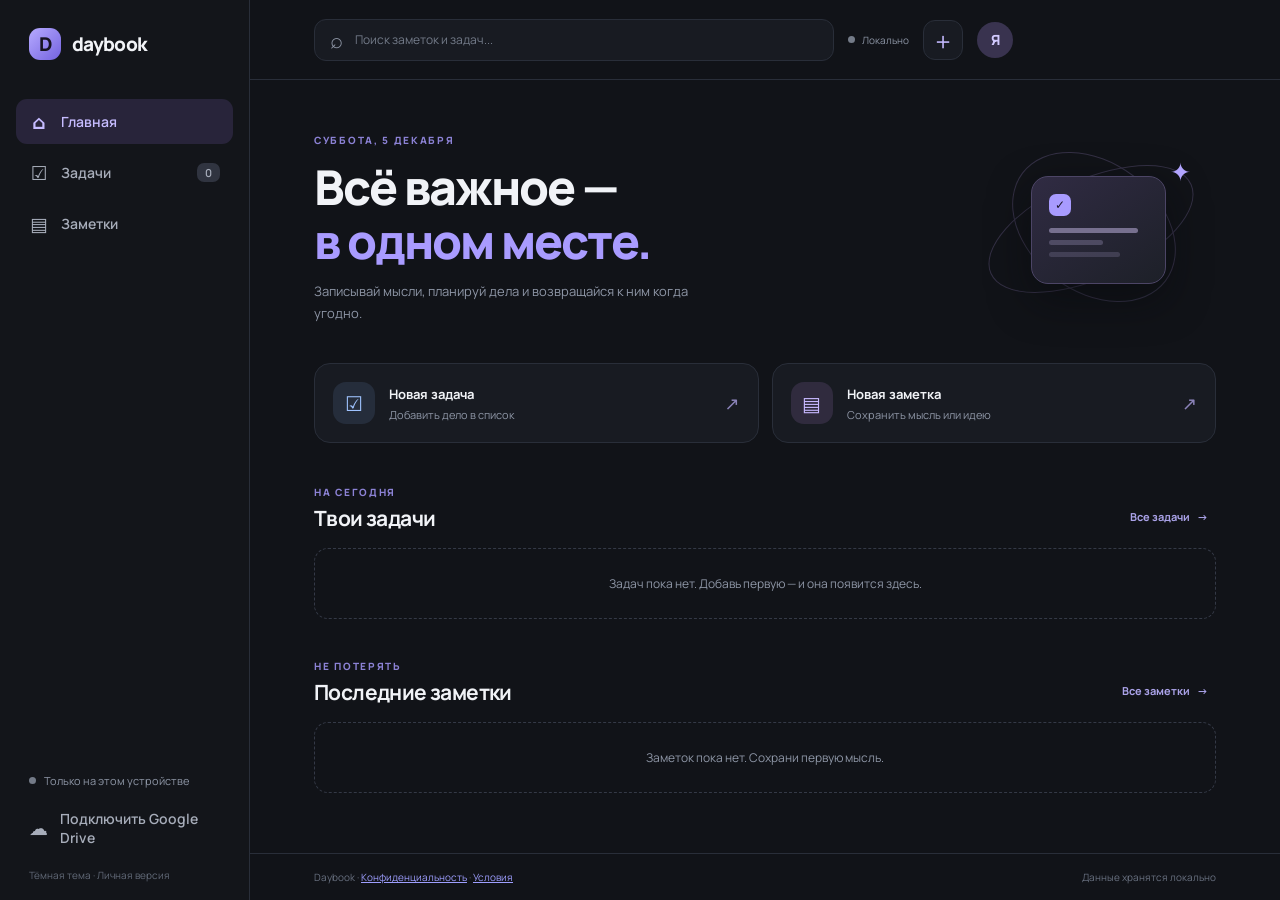
<file: index.html>
<!doctype html>
<html lang="ru">
<head>
  <meta charset="utf-8">
  <meta name="viewport" content="width=device-width, initial-scale=1">
  <meta name="theme-color" content="#111318">
  <meta name="description" content="Daybook — заметки и задачи в одном месте">
  <link rel="manifest" href="./manifest.json">
  <link rel="icon" href="./icon.svg" type="image/svg+xml">
  <link rel="stylesheet" href="./style.css">
  <title>Daybook</title>
</head>
<body>
  <div class="app-shell">
    <aside class="sidebar">
      <div class="brand"><div class="brand-mark">D</div><span>daybook</span></div>
      <button class="nav-item active" data-view="home"><span class="nav-icon">⌂</span>Главная</button>
      <button class="nav-item" data-view="tasks"><span class="nav-icon">☑</span>Задачи <span class="nav-count" id="taskCount">0</span></button>
      <button class="nav-item" data-view="notes"><span class="nav-icon">▤</span>Заметки</button>
      <div class="sidebar-bottom">
        <div class="sync-status" id="syncStatus"><span class="status-dot"></span><span>Только на этом устройстве</span></div>
        <button class="nav-item" id="driveButton"><span class="nav-icon">☁</span>Подключить Google Drive</button>
        <div class="sidebar-foot">Тёмная тема · Личная версия</div>
      </div>
    </aside>
    <main class="main">
      <header class="topbar">
        <button class="home-top-button" data-view="home" aria-label="На главную">⌂</button><div class="mobile-brand"><div class="brand-mark">D</div><span>daybook</span></div>
        <div class="search-wrap"><span>⌕</span><input id="searchInput" type="search" placeholder="Поиск заметок и задач..." aria-label="Поиск"></div>
        <div class="top-sync" id="topSyncStatus"><span class="status-dot"></span><span>Локально</span></div>
        <button class="drive-top-button" id="driveButtonTop" title="Google Drive">☁ <span>Drive</span></button>
        <button class="icon-button" id="newNoteTop" title="Новая заметка">＋</button>
        <button class="avatar" title="Личный профиль">Я</button>
      </header>
      <section class="content" id="content">
        <div class="welcome">
          <div><div class="eyebrow" id="dateLabel">ТВОЙ ДЕНЬ</div><h1>Всё важное —<br><span>в одном месте.</span></h1><p class="welcome-copy">Записывай мысли, планируй дела и возвращайся к ним когда угодно.</p></div>
          <div class="welcome-art"><div class="art-orbit orbit-one"></div><div class="art-orbit orbit-two"></div><div class="art-card"><span class="art-check">✓</span><span class="art-line long"></span><span class="art-line short"></span><span class="art-line medium"></span></div><div class="art-note">✦</div></div>
        </div>
        <div class="quick-actions">
          <button class="quick-card" id="quickTask"><span class="quick-icon task-icon">☑</span><span><b>Новая задача</b><small>Добавить дело в список</small></span><span class="arrow">↗</span></button>
          <button class="quick-card" id="quickNote"><span class="quick-icon note-icon">▤</span><span><b>Новая заметка</b><small>Сохранить мысль или идею</small></span><span class="arrow">↗</span></button>
        </div>
        <div class="section-heading"><div><div class="eyebrow">НА СЕГОДНЯ</div><h2>Твои задачи</h2></div><button class="text-button" data-view="tasks">Все задачи <span>→</span></button></div>
        <div class="task-list" id="homeTasks"></div>
        <div class="section-heading notes-heading"><div><div class="eyebrow">НЕ ПОТЕРЯТЬ</div><h2>Последние заметки</h2></div><button class="text-button" data-view="notes">Все заметки <span>→</span></button></div>
        <div class="notes-grid" id="homeNotes"></div>
      </section>
      <footer class="footer"><span>Daybook · <a href="./privacy.html">Конфиденциальность</a> · <a href="./terms.html">Условия</a></span><span id="footerSync">Данные хранятся локально</span></footer>
    </main>
  </div>
  <nav class="mobile-nav">
    <button class="active" data-view="home"><span>⌂</span>Главная</button>
    <button data-view="tasks"><span>☑</span>Задачи</button>
    <button data-view="notes"><span>▤</span>Заметки</button>
  </nav>
  <dialog id="editorDialog">
    <form method="dialog" id="editorForm">
      <div class="dialog-head"><div><div class="eyebrow" id="editorEyebrow">НОВАЯ ЗАПИСЬ</div><h2 id="editorTitle">Новая заметка</h2></div><button type="button" class="icon-button" id="closeDialog">×</button></div>
      <input type="hidden" id="entryId">
      <input id="entryTitle" class="title-input" placeholder="Название" maxlength="120" autocomplete="off">
      <textarea id="entryBody" placeholder="Начни записывать..." rows="7"></textarea>
      <div class="task-fields" id="taskFields">
        <label>Срок <input type="date" id="entryDue"></label>
        <label>Приоритет <select id="entryPriority"><option value="normal">Обычный</option><option value="high">Высокий</option><option value="low">Низкий</option></select></label>
      </div>
      <div class="dialog-actions"><button type="button" class="danger-button hidden" id="deleteEntry">Удалить</button><span class="spacer"></span><button type="button" class="secondary-button" id="cancelDialog">Отмена</button><button type="submit" class="primary-button">Сохранить</button></div>
    </form>
  </dialog>
  <div class="toast" id="toast" role="status"></div>
  <script src="https://accounts.google.com/gsi/client" async defer></script>
  <script src="./app.js"></script>
</body>
</html>
</file>
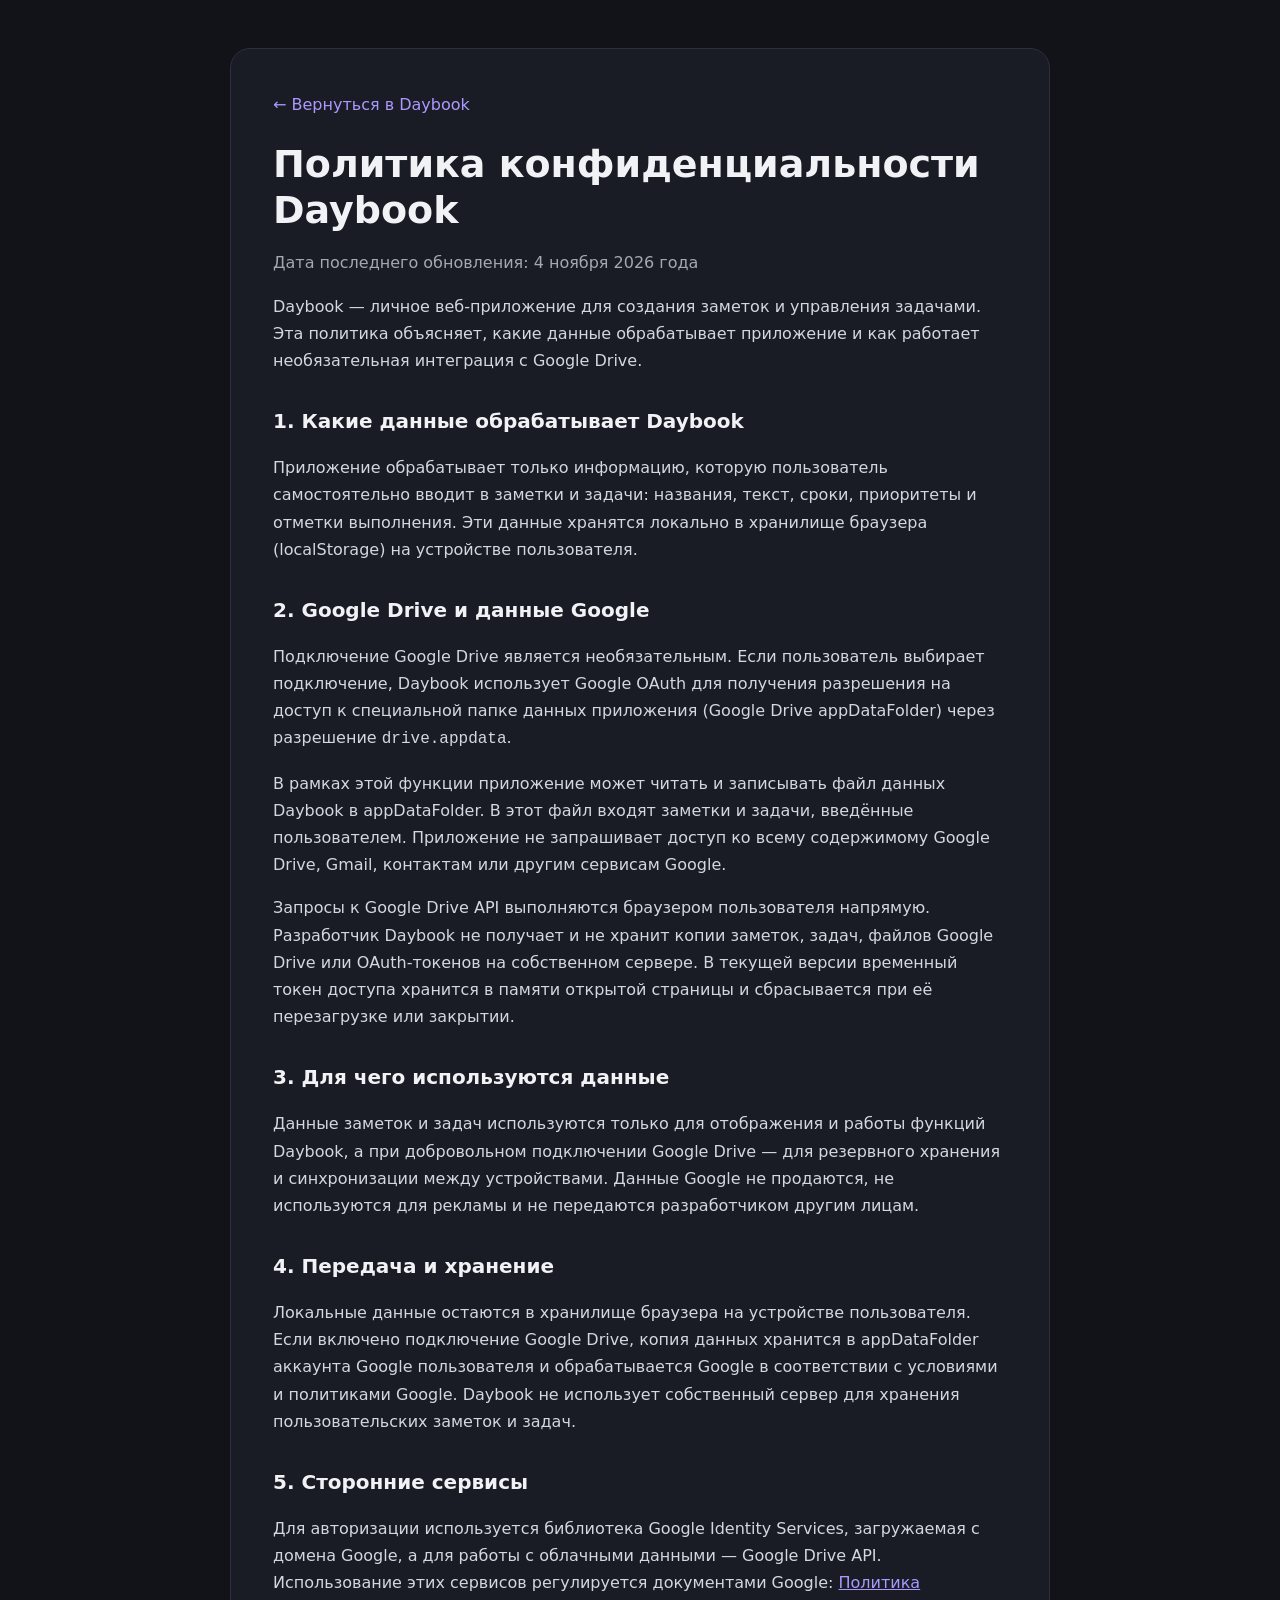
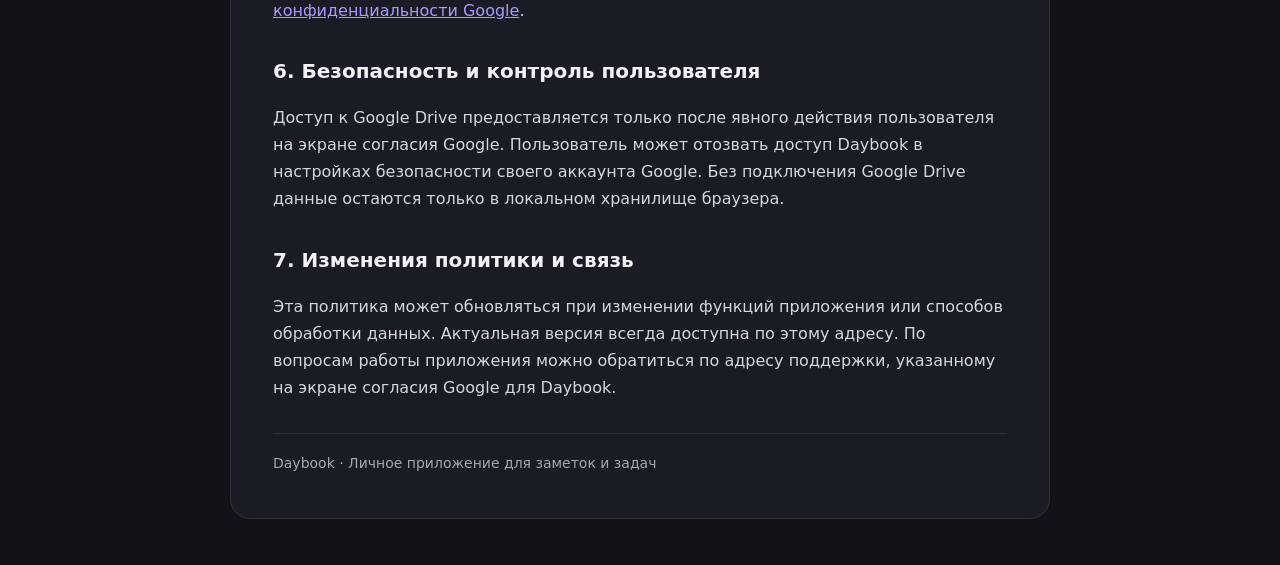
<file: privacy.html>
<!doctype html>
<html lang="ru">
<head>
  <meta charset="utf-8">
  <meta name="viewport" content="width=device-width, initial-scale=1">
  <meta name="theme-color" content="#111318">
  <meta name="description" content="Политика конфиденциальности Daybook">
  <title>Политика конфиденциальности — Daybook</title>
  <style>
    :root{color-scheme:dark;--bg:#111318;--panel:#191c24;--text:#f1f2f5;--muted:#a3a8b5;--line:#2b303b;--accent:#a99aff}
    *{box-sizing:border-box}body{margin:0;background:var(--bg);color:var(--text);font:16px/1.7 system-ui,-apple-system,Segoe UI,sans-serif}
    main{width:min(820px,calc(100% - 32px));margin:48px auto;padding:clamp(22px,5vw,42px);background:var(--panel);border:1px solid var(--line);border-radius:20px}
    a{color:var(--accent)}h1{font-size:clamp(28px,5vw,38px);line-height:1.2;margin:0 0 8px}h2{font-size:20px;margin:30px 0 8px}
    p,li{color:#d4d7df}.muted,small{color:var(--muted)}.back{display:inline-block;margin-bottom:24px;text-decoration:none}
    ul{padding-left:22px}footer{border-top:1px solid var(--line);margin-top:32px;padding-top:18px;color:var(--muted);font-size:14px}
  </style>
</head>
<body>
<main>
  <a class="back" href="./">← Вернуться в Daybook</a>
  <h1>Политика конфиденциальности Daybook</h1>
  <p class="muted">Дата последнего обновления: 4 ноября 2026 года</p>

  <p>Daybook — личное веб-приложение для создания заметок и управления задачами. Эта политика объясняет, какие данные обрабатывает приложение и как работает необязательная интеграция с Google Drive.</p>

  <h2>1. Какие данные обрабатывает Daybook</h2>
  <p>Приложение обрабатывает только информацию, которую пользователь самостоятельно вводит в заметки и задачи: названия, текст, сроки, приоритеты и отметки выполнения. Эти данные хранятся локально в хранилище браузера (localStorage) на устройстве пользователя.</p>

  <h2>2. Google Drive и данные Google</h2>
  <p>Подключение Google Drive является необязательным. Если пользователь выбирает подключение, Daybook использует Google OAuth для получения разрешения на доступ к специальной папке данных приложения (Google Drive appDataFolder) через разрешение <code>drive.appdata</code>.</p>
  <p>В рамках этой функции приложение может читать и записывать файл данных Daybook в appDataFolder. В этот файл входят заметки и задачи, введённые пользователем. Приложение не запрашивает доступ ко всему содержимому Google Drive, Gmail, контактам или другим сервисам Google.</p>
  <p>Запросы к Google Drive API выполняются браузером пользователя напрямую. Разработчик Daybook не получает и не хранит копии заметок, задач, файлов Google Drive или OAuth-токенов на собственном сервере. В текущей версии временный токен доступа хранится в памяти открытой страницы и сбрасывается при её перезагрузке или закрытии.</p>

  <h2>3. Для чего используются данные</h2>
  <p>Данные заметок и задач используются только для отображения и работы функций Daybook, а при добровольном подключении Google Drive — для резервного хранения и синхронизации между устройствами. Данные Google не продаются, не используются для рекламы и не передаются разработчиком другим лицам.</p>

  <h2>4. Передача и хранение</h2>
  <p>Локальные данные остаются в хранилище браузера на устройстве пользователя. Если включено подключение Google Drive, копия данных хранится в appDataFolder аккаунта Google пользователя и обрабатывается Google в соответствии с условиями и политиками Google. Daybook не использует собственный сервер для хранения пользовательских заметок и задач.</p>

  <h2>5. Сторонние сервисы</h2>
  <p>Для авторизации используется библиотека Google Identity Services, загружаемая с домена Google, а для работы с облачными данными — Google Drive API. Использование этих сервисов регулируется документами Google: <a href="https://policies.google.com/privacy" target="_blank" rel="noopener noreferrer">Политика конфиденциальности Google</a>.</p>

  <h2>6. Безопасность и контроль пользователя</h2>
  <p>Доступ к Google Drive предоставляется только после явного действия пользователя на экране согласия Google. Пользователь может отозвать доступ Daybook в настройках безопасности своего аккаунта Google. Без подключения Google Drive данные остаются только в локальном хранилище браузера.</p>

  <h2>7. Изменения политики и связь</h2>
  <p>Эта политика может обновляться при изменении функций приложения или способов обработки данных. Актуальная версия всегда доступна по этому адресу. По вопросам работы приложения можно обратиться по адресу поддержки, указанному на экране согласия Google для Daybook.</p>

  <footer>Daybook · Личное приложение для заметок и задач</footer>
</main>
</body>
</html>
</file>
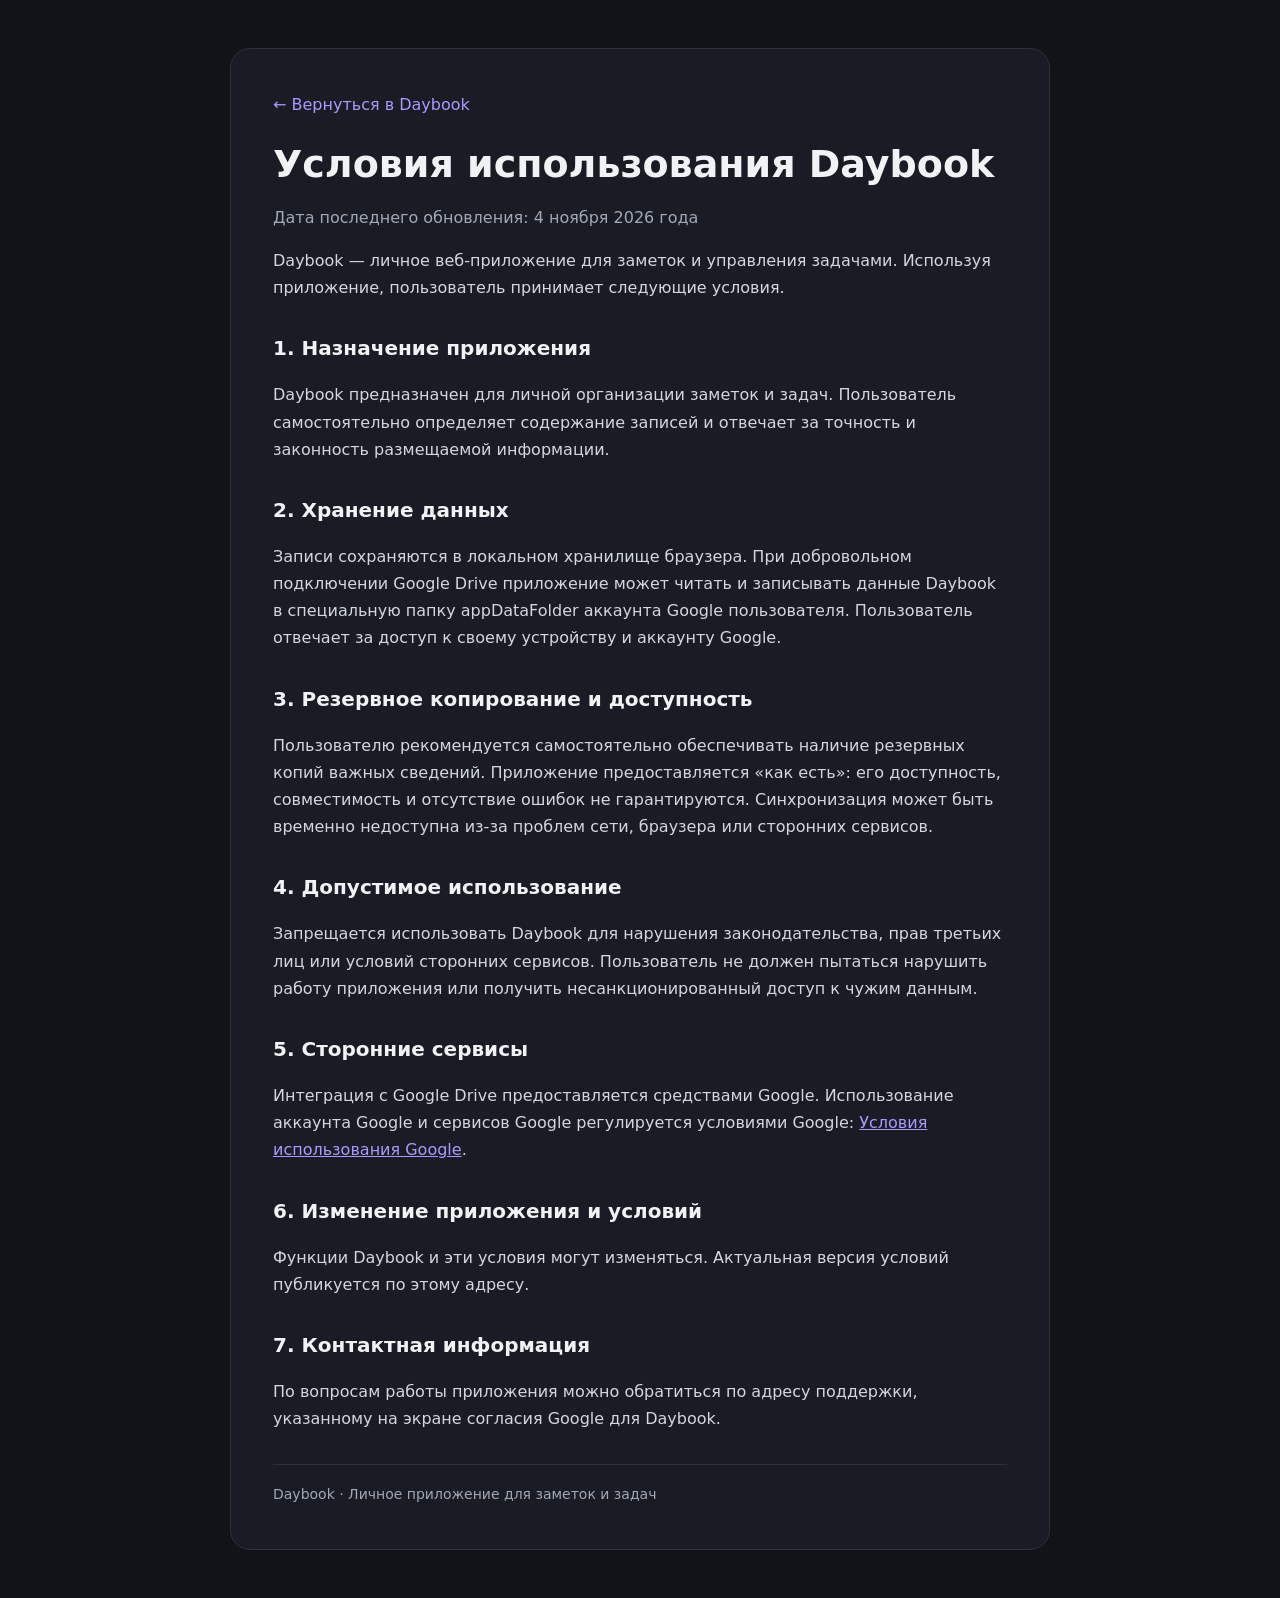
<file: terms.html>
<!doctype html>
<html lang="ru">
<head>
  <meta charset="utf-8">
  <meta name="viewport" content="width=device-width, initial-scale=1">
  <meta name="theme-color" content="#111318">
  <meta name="description" content="Условия использования Daybook">
  <title>Условия использования — Daybook</title>
  <style>
    :root{color-scheme:dark;--bg:#111318;--panel:#191c24;--text:#f1f2f5;--muted:#a3a8b5;--line:#2b303b;--accent:#a99aff}
    *{box-sizing:border-box}body{margin:0;background:var(--bg);color:var(--text);font:16px/1.7 system-ui,-apple-system,Segoe UI,sans-serif}
    main{width:min(820px,calc(100% - 32px));margin:48px auto;padding:clamp(22px,5vw,42px);background:var(--panel);border:1px solid var(--line);border-radius:20px}
    a{color:var(--accent)}h1{font-size:clamp(28px,5vw,38px);line-height:1.2;margin:0 0 8px}h2{font-size:20px;margin:30px 0 8px}
    p,li{color:#d4d7df}.muted,small{color:var(--muted)}.back{display:inline-block;margin-bottom:24px;text-decoration:none}
    ul{padding-left:22px}footer{border-top:1px solid var(--line);margin-top:32px;padding-top:18px;color:var(--muted);font-size:14px}
  </style>
</head>
<body>
<main>
  <a class="back" href="./">← Вернуться в Daybook</a>
  <h1>Условия использования Daybook</h1>
  <p class="muted">Дата последнего обновления: 4 ноября 2026 года</p>

  <p>Daybook — личное веб-приложение для заметок и управления задачами. Используя приложение, пользователь принимает следующие условия.</p>

  <h2>1. Назначение приложения</h2>
  <p>Daybook предназначен для личной организации заметок и задач. Пользователь самостоятельно определяет содержание записей и отвечает за точность и законность размещаемой информации.</p>

  <h2>2. Хранение данных</h2>
  <p>Записи сохраняются в локальном хранилище браузера. При добровольном подключении Google Drive приложение может читать и записывать данные Daybook в специальную папку appDataFolder аккаунта Google пользователя. Пользователь отвечает за доступ к своему устройству и аккаунту Google.</p>

  <h2>3. Резервное копирование и доступность</h2>
  <p>Пользователю рекомендуется самостоятельно обеспечивать наличие резервных копий важных сведений. Приложение предоставляется «как есть»: его доступность, совместимость и отсутствие ошибок не гарантируются. Синхронизация может быть временно недоступна из-за проблем сети, браузера или сторонних сервисов.</p>

  <h2>4. Допустимое использование</h2>
  <p>Запрещается использовать Daybook для нарушения законодательства, прав третьих лиц или условий сторонних сервисов. Пользователь не должен пытаться нарушить работу приложения или получить несанкционированный доступ к чужим данным.</p>

  <h2>5. Сторонние сервисы</h2>
  <p>Интеграция с Google Drive предоставляется средствами Google. Использование аккаунта Google и сервисов Google регулируется условиями Google: <a href="https://policies.google.com/terms" target="_blank" rel="noopener noreferrer">Условия использования Google</a>.</p>

  <h2>6. Изменение приложения и условий</h2>
  <p>Функции Daybook и эти условия могут изменяться. Актуальная версия условий публикуется по этому адресу.</p>

  <h2>7. Контактная информация</h2>
  <p>По вопросам работы приложения можно обратиться по адресу поддержки, указанному на экране согласия Google для Daybook.</p>

  <footer>Daybook · Личное приложение для заметок и задач</footer>
</main>
</body>
</html>
</file>
<file: style.css>
@import url('https://fonts.googleapis.com/css2?family=Manrope:wght@400;500;600;700;800&display=swap');
:root{color-scheme:dark;--bg:#111318;--panel:#181b22;--panel2:#1d212a;--line:#292e39;--text:#f1f3f7;--muted:#8e96a6;--accent:#a99bff;--accent2:#7765e8;--green:#85d8b0;--red:#f28b91;--radius:18px}
*{box-sizing:border-box}body{margin:0;background:var(--bg);color:var(--text);font-family:Manrope,system-ui,sans-serif;font-size:14px}button,input,textarea,select{font:inherit}button{cursor:pointer;color:inherit;border:0}button:focus-visible,input:focus-visible,textarea:focus-visible,select:focus-visible{outline:2px solid var(--accent);outline-offset:2px}
.app-shell{min-height:100vh;display:flex}.sidebar{width:250px;flex-shrink:0;border-right:1px solid var(--line);padding:28px 16px 18px;display:flex;flex-direction:column;background:#13151a}.brand{display:flex;align-items:center;gap:11px;font-size:19px;font-weight:800;letter-spacing:-.7px;padding:0 13px 36px}.brand-mark{width:32px;height:32px;display:grid;place-items:center;border-radius:11px;background:linear-gradient(135deg,#b6aaff,#7463df);color:#171421;font-weight:800}.nav-item{width:100%;height:45px;padding:0 13px;display:flex;align-items:center;gap:12px;border-radius:11px;background:transparent;color:#a7adba;text-align:left;margin:3px 0;font-weight:600}.nav-item:hover{background:#1d2028;color:var(--text)}.nav-item.active{background:#28243a;color:#c6bcff}.nav-icon{width:20px;font-size:19px;text-align:center}.nav-count{margin-left:auto;background:#303440;border-radius:7px;padding:2px 8px;font-size:11px}.sidebar-bottom{margin-top:auto}.sync-status{display:flex;gap:8px;align-items:center;padding:14px 13px;color:var(--muted);font-size:11px}.status-dot{width:7px;height:7px;background:#747b88;border-radius:50%;flex-shrink:0}.status-dot.online{background:var(--green)}.sidebar-foot{padding:15px 13px 0;color:#626a78;font-size:10px}.main{min-width:0;flex:1;display:flex;flex-direction:column}.topbar{height:80px;border-bottom:1px solid var(--line);display:flex;align-items:center;padding:0 clamp(20px,5vw,72px);gap:14px}.search-wrap{height:42px;max-width:520px;flex:1;display:flex;align-items:center;gap:10px;padding:0 15px;background:var(--panel);border:1px solid var(--line);border-radius:12px;color:var(--muted);font-size:22px}.search-wrap input{width:100%;border:0;outline:0;background:transparent;color:var(--text);font-size:12px}.search-wrap input::placeholder{color:#737b89}.icon-button{width:40px;height:40px;display:grid;place-items:center;border:1px solid var(--line);background:var(--panel);border-radius:12px;font-size:24px;color:#c4baff}.avatar{width:36px;height:36px;border-radius:50%;background:#39334f;color:#d2caff;font-weight:800}.mobile-brand{display:none}.content{width:min(100%,1120px);margin:0 auto;padding:40px clamp(20px,5vw,72px) 50px;flex:1}.welcome{display:flex;align-items:center;justify-content:space-between;min-height:235px;gap:20px;padding:12px 0 30px}.eyebrow{font-size:10px;letter-spacing:1.7px;color:#8c82d5;font-weight:800}h1{font-size:clamp(32px,4vw,48px);line-height:1.12;letter-spacing:-2px;margin:13px 0 12px;font-weight:800}h1 span{color:var(--accent)}.welcome-copy{color:var(--muted);font-size:13px;max-width:420px;line-height:1.7;margin:0}.welcome-art{position:relative;width:240px;height:190px;flex-shrink:0}.art-orbit{position:absolute;border:1px solid #343045;border-radius:50%;transform:rotate(-24deg)}.orbit-one{width:220px;height:100px;top:45px;left:5px}.orbit-two{width:180px;height:130px;top:28px;left:28px;transform:rotate(37deg)}.art-card{position:absolute;top:42px;left:55px;width:135px;height:108px;border-radius:17px;background:linear-gradient(145deg,#302b43,#1d2028);border:1px solid #4c4566;box-shadow:0 15px 40px #08090d88;padding:17px}.art-check{width:22px;height:22px;display:grid;place-items:center;background:#a89bff;color:#1b172a;border-radius:7px;font-weight:800;font-size:12px;margin-bottom:12px}.art-line{height:5px;background:#77708f;border-radius:8px;display:block;margin:7px 0}.art-line.long{width:90%}.art-line.short{width:55%;opacity:.5}.art-line.medium{width:72%;opacity:.35}.art-note{position:absolute;top:20px;right:25px;color:#b2a5ff;font-size:25px}.quick-actions{display:grid;grid-template-columns:1fr 1fr;gap:13px;margin:8px 0 42px}.quick-card{display:flex;align-items:center;text-align:left;gap:14px;padding:18px;border-radius:16px;background:var(--panel);border:1px solid var(--line);transition:.15s}.quick-card:hover{border-color:#62588b;transform:translateY(-1px)}.quick-icon{width:42px;height:42px;display:grid;place-items:center;border-radius:13px;font-size:20px}.task-icon{background:#252d3b;color:#9fc3ff}.note-icon{background:#302b3e;color:#c7b8ff}.quick-card b{display:block;font-size:13px}.quick-card small{display:block;color:var(--muted);font-size:11px;margin-top:4px}.arrow{margin-left:auto;color:#8b83b9;font-size:18px}.section-heading{display:flex;align-items:end;justify-content:space-between;margin:0 0 16px}.section-heading h2{font-size:21px;letter-spacing:-.6px;margin:5px 0 0}.text-button{background:transparent;color:#aaa2e8;font-size:11px;font-weight:700;padding:8px}.text-button span{padding-left:5px}.task-list{display:grid;gap:8px}.task-row{display:flex;align-items:center;gap:12px;padding:13px 15px;background:var(--panel);border:1px solid var(--line);border-radius:13px}.task-row:hover{border-color:#3c414e}.task-check{width:19px;height:19px;border-radius:6px;border:1.5px solid #555b69;background:transparent;display:grid;place-items:center;flex-shrink:0}.task-check.checked{background:#8878e7;border-color:#8878e7;color:#111;font-size:12px}.task-title{flex:1;min-width:0;font-size:12px;font-weight:600;overflow-wrap:anywhere}.task-title.done{color:#707887;text-decoration:line-through}.task-meta{color:#818999;font-size:10px;white-space:nowrap}.priority{width:6px;height:6px;border-radius:50%;display:inline-block;margin-right:6px;vertical-align:middle}.priority.high{background:var(--red)}.priority.normal{background:#747c8c}.priority.low{background:var(--green)}.notes-heading{margin-top:40px}.notes-grid{display:grid;grid-template-columns:repeat(3,minmax(0,1fr));gap:12px}.note-card{min-height:140px;padding:17px;border-radius:15px;border:1px solid var(--line);background:var(--panel);text-align:left;display:flex;flex-direction:column;gap:10px;overflow:hidden}.note-card:hover{border-color:#554d78;transform:translateY(-1px)}.note-card h3{margin:0;font-size:13px;overflow-wrap:anywhere}.note-card p{margin:0;color:var(--muted);font-size:11px;line-height:1.6;overflow-wrap:anywhere;display:-webkit-box;-webkit-line-clamp:3;-webkit-box-orient:vertical;overflow:hidden}.note-date{margin-top:auto;color:#727a89;font-size:10px}.empty-state{border:1px dashed #343946;border-radius:14px;padding:26px;color:var(--muted);text-align:center;font-size:12px}.footer{display:flex;justify-content:space-between;padding:16px clamp(20px,5vw,72px);border-top:1px solid var(--line);font-size:10px;color:#697180}.mobile-nav{display:none}
dialog{width:min(540px,calc(100% - 28px));border:1px solid #353a46;border-radius:20px;background:#191c23;color:var(--text);padding:25px;box-shadow:0 25px 100px #0009}dialog::backdrop{background:#07080bcc;backdrop-filter:blur(5px)}.dialog-head{display:flex;justify-content:space-between;align-items:center;margin-bottom:20px}.dialog-head h2{font-size:22px;margin:4px 0}.dialog-head .icon-button{background:#242832}.title-input{width:100%;background:transparent;border:0;border-bottom:1px solid var(--line);padding:12px 0;color:var(--text);font-size:19px;font-weight:700;outline:0;margin-bottom:14px}.title-input::placeholder,textarea::placeholder{color:#666e7c}textarea{width:100%;resize:vertical;min-height:145px;background:#14171d;border:1px solid var(--line);border-radius:12px;padding:14px;color:var(--text);line-height:1.6;font-size:13px}.task-fields{display:flex;gap:14px;margin-top:14px}.task-fields label{flex:1;color:var(--muted);font-size:11px;display:grid;gap:7px}.task-fields input,.task-fields select{background:#14171d;border:1px solid var(--line);border-radius:9px;color:var(--text);padding:10px;width:100%}.dialog-actions{display:flex;align-items:center;gap:8px;margin-top:22px}.spacer{flex:1}.primary-button,.secondary-button,.danger-button{padding:10px 15px;border-radius:10px;font-weight:700;font-size:12px}.primary-button{background:#a99bff;color:#191526}.secondary-button{background:#292d36;color:#c6cbd5}.danger-button{background:#382429;color:#ff9da3}.hidden{display:none!important}.toast{position:fixed;bottom:25px;left:50%;transform:translate(-50%,20px);opacity:0;pointer-events:none;background:#e4ddff;color:#201b31;padding:12px 18px;border-radius:12px;font-size:12px;font-weight:700;transition:.2s;box-shadow:0 10px 35px #0006;z-index:20}.toast.show{opacity:1;transform:translate(-50%,0)}
.view-title{font-size:29px;letter-spacing:-1px;margin:8px 0 22px}.view-toolbar{display:flex;align-items:center;justify-content:space-between;gap:12px;margin-bottom:18px}.filter-tabs{display:flex;gap:5px;padding:4px;background:var(--panel);border-radius:11px}.filter-tabs button{padding:8px 12px;border-radius:8px;background:transparent;color:var(--muted);font-size:11px}.filter-tabs button.active{background:#343047;color:#c9c0ff}.page-list{display:grid;gap:9px}.page-notes{display:grid;grid-template-columns:repeat(3,minmax(0,1fr));gap:12px}
@media(max-width:900px){.sidebar{width:210px}.content{padding-top:30px}.welcome-art{width:180px;transform:scale(.9);transform-origin:center}.notes-grid,.page-notes{grid-template-columns:repeat(2,minmax(0,1fr))}}
@media(max-width:640px){.app-shell{display:block}.sidebar{display:none}.main{min-height:100vh}.topbar{height:66px;padding:0 17px;gap:9px}.mobile-brand{display:flex;align-items:center;gap:8px;font-weight:800;font-size:16px;margin-right:4px}.mobile-brand .brand-mark{width:28px;height:28px;border-radius:9px}.search-wrap{padding:0 10px;min-width:0}.search-wrap input{font-size:11px}.topbar .avatar{display:none}.content{padding:24px 17px 100px}.welcome{min-height:0;padding:4px 0 23px}.welcome-art{display:none}h1{font-size:35px;letter-spacing:-1.5px}.welcome-copy{font-size:12px}.quick-actions{gap:9px;margin:7px 0 32px}.quick-card{padding:13px 11px;gap:9px}.quick-icon{width:34px;height:34px;font-size:17px;border-radius:10px}.quick-card b{font-size:11px}.quick-card small{font-size:9px;line-height:1.4}.arrow{display:none}.section-heading h2{font-size:19px}.text-button{font-size:10px}.notes-grid,.page-notes{grid-template-columns:1fr 1fr;gap:9px}.note-card{min-height:125px;padding:13px}.note-card h3{font-size:12px}.note-card p{font-size:10px}.task-row{padding:12px 11px;gap:9px}.task-title{font-size:11px}.task-meta{font-size:9px}.footer{display:none}.mobile-nav{display:flex;position:fixed;bottom:0;left:0;right:0;height:66px;background:#17191f;border-top:1px solid var(--line);justify-content:space-around;align-items:center;padding-bottom:env(safe-area-inset-bottom);z-index:10}.mobile-nav button{display:flex;flex-direction:column;align-items:center;gap:4px;background:transparent;color:#858c9a;font-size:9px;min-width:70px}.mobile-nav button span{font-size:20px}.mobile-nav button.active{color:#bdb1ff}.view-toolbar{align-items:flex-start;flex-direction:column}.filter-tabs{width:100%;justify-content:space-between}.filter-tabs button{flex:1;padding:8px 4px}.task-fields{flex-direction:column}.dialog-actions{flex-wrap:wrap}.dialog-actions .spacer{display:none}.dialog-actions button{flex:1}.dialog-actions .danger-button{flex-basis:100%}}

/* Mobile navigation and always-visible Drive controls */
.home-top-button,.drive-top-button{display:none;align-items:center;justify-content:center;gap:6px;height:38px;padding:0 11px;border:1px solid var(--line);border-radius:11px;background:var(--panel);color:#c8bfff;font-weight:700;font-size:12px;white-space:nowrap}
.top-sync{display:flex;align-items:center;gap:7px;color:var(--muted);font-size:10px;white-space:nowrap}
.top-sync .status-dot{width:7px;height:7px}
@media(max-width:640px){
  .home-top-button,.drive-top-button{display:flex;flex-shrink:0}
  .home-top-button{width:34px;padding:0;font-size:20px}
  .topbar{gap:7px;padding:0 10px}
  .mobile-brand{font-size:14px;gap:6px;margin-right:0;flex-shrink:0}
  .mobile-brand .brand-mark{width:25px;height:25px}
  .search-wrap{flex:1;min-width:35px;height:38px}
  .top-sync{display:none}
  .drive-top-button{height:36px;padding:0 9px;font-size:11px}
  .topbar #newNoteTop{width:36px;height:36px;flex-shrink:0}
}


/* Responsive layout pass: keep every page inside the device viewport */
html{min-width:0;overflow-x:hidden}
body{min-width:0;max-width:100%;overflow-x:hidden}
.app-shell,.main,.content{min-width:0;max-width:100%}
.main{min-height:100vh;min-height:100dvh}
.content{width:100%;overflow-wrap:anywhere}
button,input,textarea,select{max-width:100%;min-width:0}
.search-wrap{min-width:0}
.welcome>div:first-child{min-width:0}
.quick-card,.task-row,.note-card{min-width:0;max-width:100%}
.task-meta{max-width:38%;overflow:hidden;text-overflow:ellipsis}
.page-list,.task-list,.notes-grid,.page-notes{min-width:0;max-width:100%}
.page-notes{grid-template-columns:repeat(auto-fit,minmax(min(100%,220px),1fr))}
.notes-grid{grid-template-columns:repeat(auto-fit,minmax(min(100%,220px),1fr))}
.dialog-actions{min-width:0}
dialog{max-height:calc(100dvh - 28px);overflow-y:auto}
textarea{max-width:100%}
.mobile-nav{padding-left:max(8px,env(safe-area-inset-left));padding-right:max(8px,env(safe-area-inset-right));padding-bottom:env(safe-area-inset-bottom)}
@media(max-width:900px){
 .sidebar{width:clamp(180px,23vw,210px);padding-left:12px;padding-right:12px}
 .content{padding-left:clamp(18px,4vw,36px);padding-right:clamp(18px,4vw,36px)}
}
@media(max-width:640px){
 .app-shell{min-height:100dvh}
 .main{min-height:100dvh}
 .topbar{width:100%;min-width:0}
 .content{padding-left:clamp(13px,4vw,20px);padding-right:clamp(13px,4vw,20px);padding-bottom:calc(86px + env(safe-area-inset-bottom))}
 .welcome{min-width:0}
 .quick-actions{grid-template-columns:repeat(2,minmax(0,1fr))}
 .quick-card{min-width:0}
 .quick-card>span:nth-child(2){min-width:0}
 .quick-card small{overflow-wrap:anywhere}
 .notes-grid,.page-notes{grid-template-columns:repeat(2,minmax(0,1fr))}
 .note-card{min-width:0}
 .view-toolbar{min-width:0}
 .filter-tabs{max-width:100%;min-width:0}
 .filter-tabs button{min-width:0;white-space:nowrap}
 .mobile-nav{height:calc(64px + env(safe-area-inset-bottom));padding-bottom:env(safe-area-inset-bottom)}
 .mobile-nav button{flex:1;min-width:0}
}
@media(max-width:420px){
 .topbar{height:auto;min-height:104px;display:grid;grid-template-columns:auto minmax(0,1fr) auto auto;grid-template-rows:42px 42px;gap:6px;padding:8px 10px}
 .home-top-button{grid-column:1;grid-row:1}
 .mobile-brand{grid-column:2;grid-row:1}
 .drive-top-button{grid-column:3;grid-row:1}
 .topbar #newNoteTop{grid-column:4;grid-row:1}
 .search-wrap{grid-column:1/-1;grid-row:2;width:100%;max-width:none;height:38px}
 .top-sync{display:none}
 .content{padding-top:20px}
 .quick-actions{grid-template-columns:1fr}
 .quick-card{padding:14px}
 .notes-grid,.page-notes{grid-template-columns:1fr}
 .note-card{min-height:110px}
 .section-heading{gap:8px;align-items:center}
 .section-heading h2{font-size:17px}
 .text-button{padding:6px 2px;white-space:nowrap}
 .view-title{font-size:26px}
 .task-fields{gap:10px}
 dialog{padding:18px}
}
@media(min-width:641px){
 .mobile-nav{display:none!important}
 .home-top-button,.drive-top-button{display:none!important}
}
</file>
